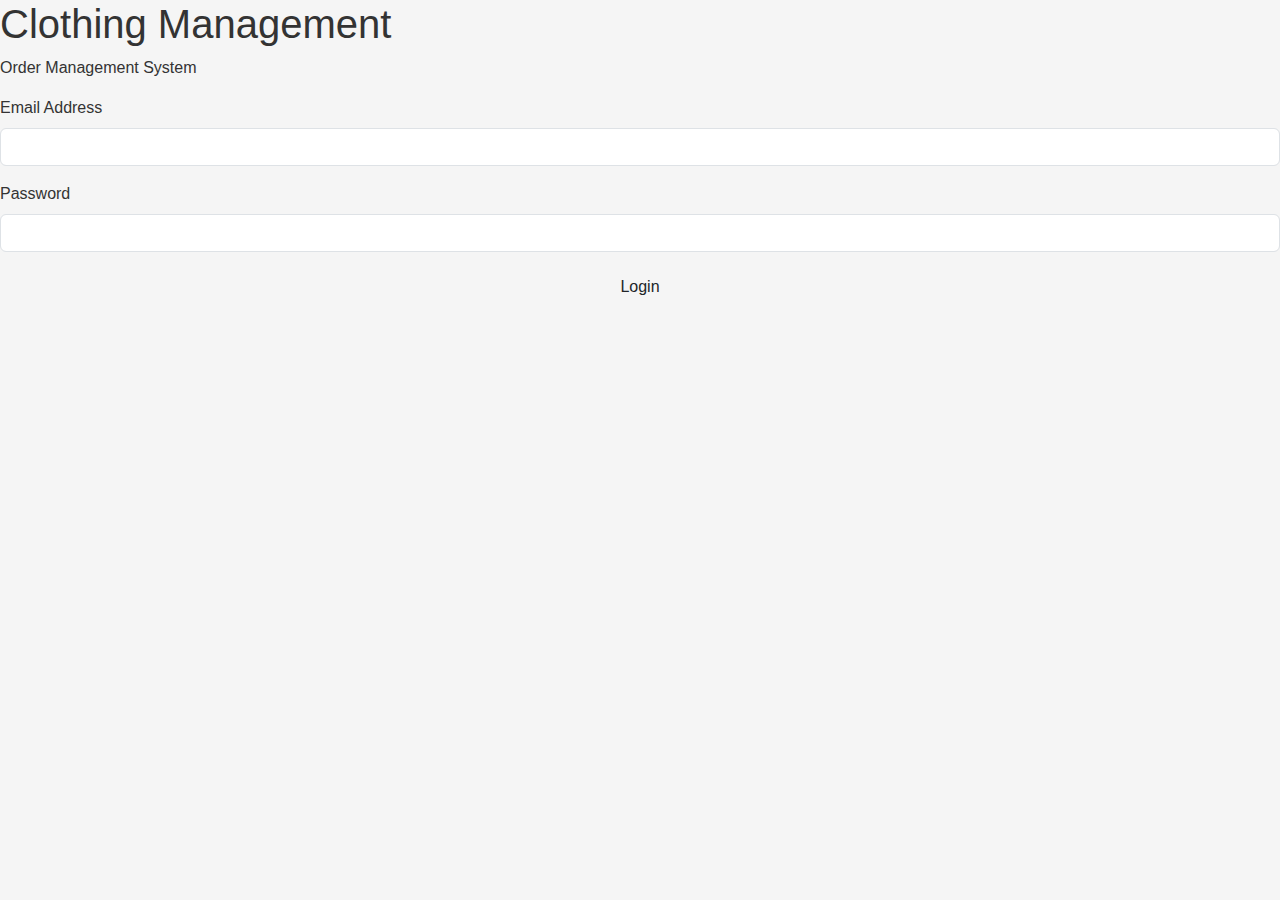
<file: index.html>
<!DOCTYPE html>
<html lang="en">
<head>
    <meta charset="UTF-8">
    <meta name="viewport" content="width=device-width, initial-scale=1.0">
    <title>Clothing Management System - Login</title>
    <link href="https://cdn.jsdelivr.net/npm/bootstrap@5.3.0/dist/css/bootstrap.min.css" rel="stylesheet">
    <link rel="stylesheet" href="CSS/style.css">
</head>
<body>
    <div class="login-container">
        <div class="login-box">
            <h1 class="login-title">Clothing Management</h1>
            <p class="login-subtitle">Order Management System</p>
            
            <form id="loginForm" method="POST" action="PROCESS/login.php">
                <div class="mb-3">
                    <label for="email" class="form-label">Email Address</label>
                    <input type="email" class="form-control" id="email" name="email" required>
                </div>

                <div class="mb-3">
                    <label for="password" class="form-label">Password</label>
                    <input type="password" class="form-control" id="password" name="password" required>
                </div>

                <button type="submit" class="btn btn-login w-100">Login</button>
            </form>

            <div id="errorMessage" class="alert alert-danger d-none mt-3" role="alert"></div>
        </div>
    </div>

    <script src="https://cdn.jsdelivr.net/npm/bootstrap@5.3.0/dist/js/bootstrap.bundle.min.js"></script>
    <script src="JS/login.js"></script>
</body>
</html>
</file>
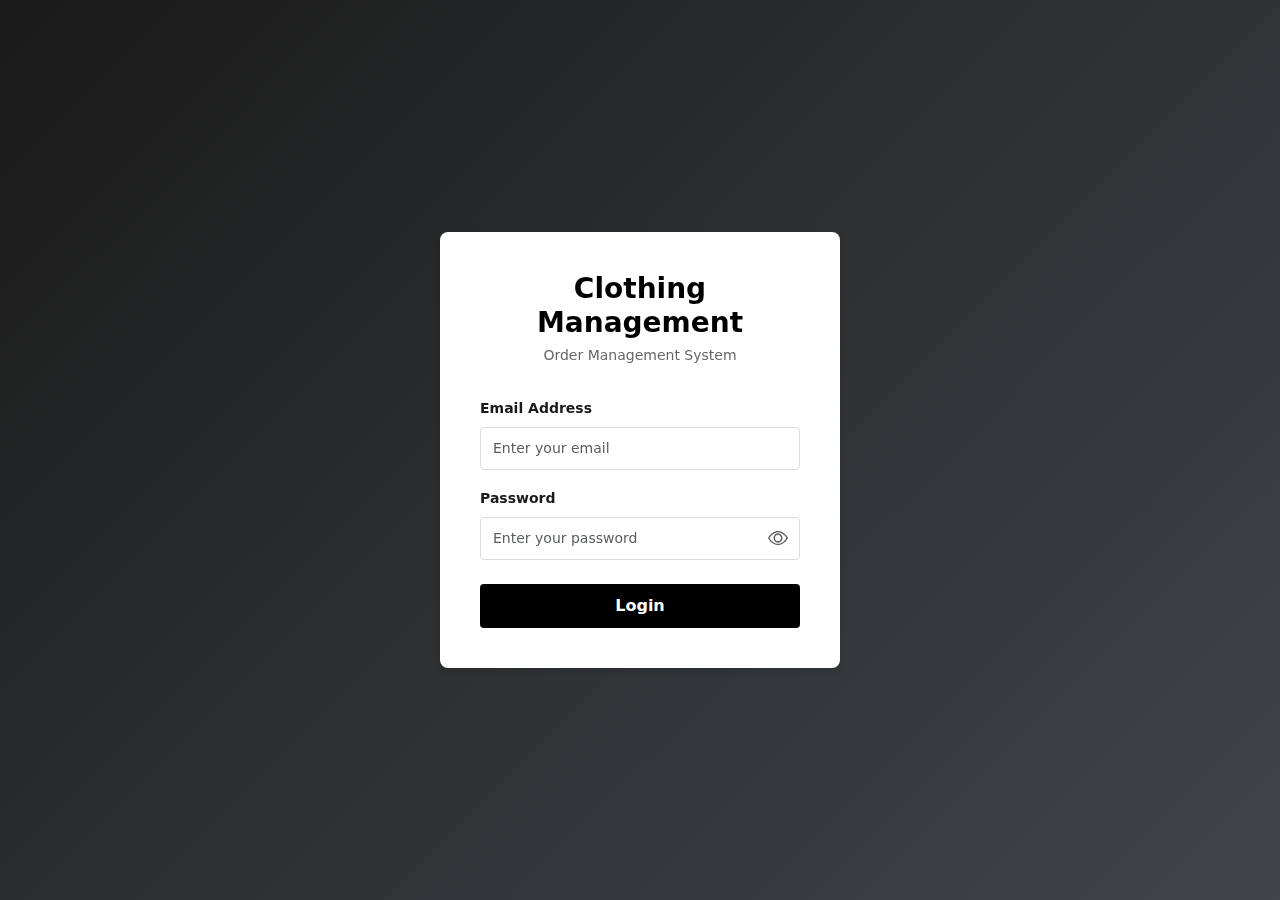
<file: login.html>
<!DOCTYPE html>
<html lang="en">
<head>
    <meta charset="UTF-8">
    <meta name="viewport" content="width=device-width, initial-scale=1.0">
    <title>Clothing Management System - Login</title>
    <link href="https://cdn.jsdelivr.net/npm/bootstrap@5.3.0/dist/css/bootstrap.min.css" rel="stylesheet">
    <link href="https://cdn.jsdelivr.net/npm/bootstrap-icons/font/bootstrap-icons.css" rel="stylesheet">
    <link rel="stylesheet" href="CSS/login-toast.css">
    <link rel="stylesheet" href="CSS/login.css">
</head>
<body>
    <div class="login-container">
        <div class="login-box">
            <div class="text-center mb-4">
                <h1 class="h1">Clothing Management</h1>
                <p class="login-subtitle">Order Management System</p>
            </div>
            
            <form id="loginForm" method="POST">
                <div class="mb-3">
                    <label for="email" class="form-label">Email Address</label>
                    <input type="email" class="form-control" id="email" name="email" required 
                           placeholder="Enter your email">
                </div>

                <div class="mb-4 position-relative">
                    <label for="password" class="form-label">Password</label>
                
                    <input 
                        type="password" 
                        class="form-control pe-5" 
                        id="password" 
                        name="password" 
                        required
                        placeholder="Enter your password"
                    >
                
                    <i 
                        class="bi bi-eye toggle-password"
                        id="togglePassword"
                    ></i>
                </div>

                <button type="submit" class="btn-login">Login</button>
            </form>
        </div>
    </div>

    <script src="https://cdn.jsdelivr.net/npm/bootstrap@5.3.0/dist/js/bootstrap.bundle.min.js"></script>
    <script src="JS/toast.js"></script>
    <script src="JS/login.js"></script>
    <script src="JS/viewPassword.js"></script>
</body>
</html>
</file>
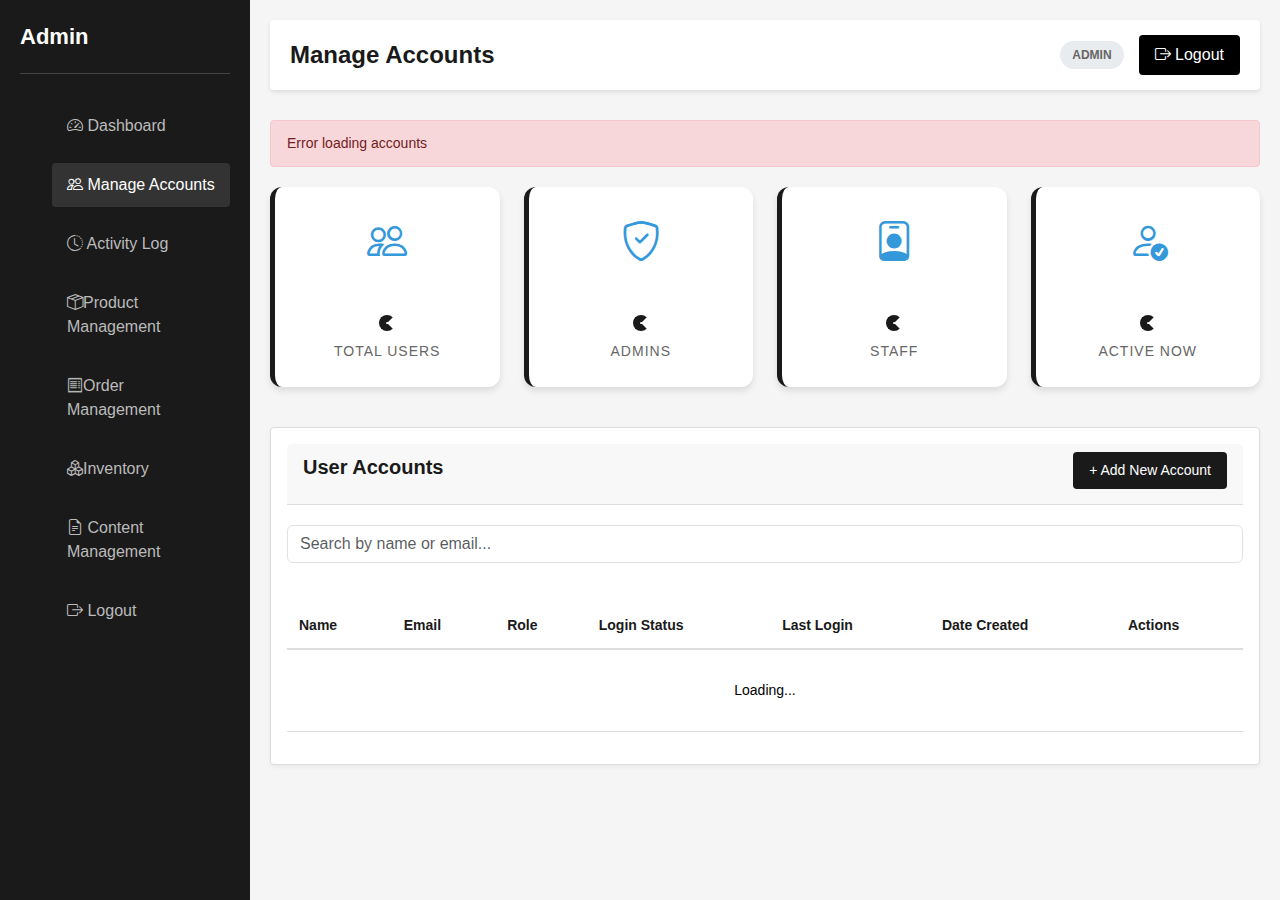
<file: Admin/accounts.html>
<!DOCTYPE html>
<html lang="en">
<head>
    <meta charset="UTF-8">
    <meta name="viewport" content="width=device-width, initial-scale=1.0">
    <title>Manage Accounts - Clothing Management System</title>
    <link href="https://cdn.jsdelivr.net/npm/bootstrap@5.3.0/dist/css/bootstrap.min.css" rel="stylesheet">
    <link rel="stylesheet" href="https://cdn.jsdelivr.net/npm/bootstrap-icons@1.10.0/font/bootstrap-icons.css">
    <link rel="stylesheet" href="../CSS/style.css">
    <link rel="stylesheet" href="../CSS/accounts.css">
</head>
<body>
    <div class="sidebar">
        <div class="sidebar-logo">Admin</div>
        <ul class="sidebar-menu">
            <li><a href="dashboard.php"><i class="bi bi-speedometer2"></i> Dashboard</a></li>
            <li><a href="accounts.html" class="active"><i class="bi bi-people"></i> Manage Accounts</a></li>
            <li><a href="activityLog.html"><i class="bi bi-clock-history"></i> Activity Log</a></li>
            <li><a href="products.html"><i class="bi bi-box-seam"></i>Product Management</a></li>
            <li><a href="orders.php"><i class="bi bi-receipt"></i>Order Management</a></li>
            <li><a href="inventory.php"><i class="bi bi-boxes"></i>Inventory</a></li>
            <li><a href="cms.php"><i class="bi bi-file-earmark-text"></i> Content Management</a></li>
            <li><a href="../PROCESS/logout.php"><i class="bi bi-box-arrow-right"></i> Logout</a></li>
        </ul>
    </div>

    <div class="main-content">
        <div class="topbar">
            <div class="topbar-title">Manage Accounts</div>
            <div class="user-info">
                <span class="user-role">ADMIN</span>
                <a href="../PROCESS/logout.php" class="btn-logout">
                    <i class="bi bi-box-arrow-right"></i> Logout
                </a>
            </div>
        </div>

        <div id="alertContainer"></div>
        <div class="row mb-4">
            <div class="col-md-3 mb-3">
                <div class="stat-box primary">
                    <div class="stat-icon"><i class="bi bi-people"></i></div>
                    <div class="stat-number" id="totalUsers">0</div>
                    <div class="stat-label">Total Users</div>
                </div>
            </div>
            <div class="col-md-3 mb-3">
                <div class="stat-box success">
                    <div class="stat-icon"><i class="bi bi-shield-check"></i></div>
                    <div class="stat-number" id="adminCount">0</div>
                    <div class="stat-label">Admins</div>
                </div>
            </div>
            <div class="col-md-3 mb-3">
                <div class="stat-box warning">
                    <div class="stat-icon"><i class="bi bi-person-badge"></i></div>
                    <div class="stat-number" id="staffCount">0</div>
                    <div class="stat-label">Staff</div>
                </div>
            </div>
            <div class="col-md-3 mb-3">
                <div class="stat-box danger">
                    <div class="stat-icon"><i class="bi bi-person-check"></i></div>
                    <div class="stat-number" id="activeCount">0</div>
                    <div class="stat-label">Active Now</div>
                </div>
            </div>
        </div>

        <div class="card">
            <div class="card-header">
                <h2 class="card-title">User Accounts</h2>
                <button class="btn-primary" id="btnAddAccount">+ Add New Account</button>
            </div>

            <div style="margin-bottom: 20px;">
                <input type="text" id="searchInput" class="form-control" placeholder="Search by name or email...">
            </div>

            <table class="table">
                <thead>
                    <tr>
                        <th>Name</th>
                        <th>Email</th>
                        <th>Role</th>
                        <th>Login Status</th>
                        <th>Last Login</th>
                        <th>Date Created</th>
                        <th>Actions</th>
                    </tr>
                </thead>
                <tbody id="accountsTable">
                    <tr>
                        <td colspan="7" style="text-align: center; padding: 30px;">Loading...</td>
                    </tr>
                </tbody>
            </table>
        </div>
    </div>

    <!-- Add/Edit Modal -->
    <div class="modal-overlay" id="accountModal">
        <div class="modal-box">
            <div class="modal-header">
                <h3 id="modalTitle">Add New Account</h3>
                <button class="modal-close" id="closeModal">&times;</button>
            </div>

            <form id="accountForm">
                <input type="hidden" id="accountId" value="">

                <div class="mb-3">
                    <label for="firstName" class="form-label">First Name</label>
                    <input type="text" class="form-control" id="firstName" required>
                </div>

                <div class="mb-3">
                    <label for="lastName" class="form-label">Last Name</label>
                    <input type="text" class="form-control" id="lastName" required>
                </div>

                <div class="mb-3">
                    <label for="email" class="form-label">Email</label>
                    <input type="email" class="form-control" id="email" required>
                </div>

                <div class="mb-3">
                    <label for="password" class="form-label">Password</label>
                    <input type="password" class="form-control" id="password" placeholder="Leave blank to keep current password">
                </div>

                <div class="mb-3">
                    <label for="role" class="form-label">Role</label>
                    <select class="form-control" id="role" required>
                        <option value="">Select Role</option>
                        <option value="admin">Admin</option>
                        <option value="staff">Staff</option>
                    </select>
                </div>

                <div style="display: flex; gap: 10px; justify-content: flex-end;">
                    <button type="button" class="btn-secondary" id="cancelBtn">Cancel</button>
                    <button type="submit" class="btn-primary">Save Account</button>
                </div>
            </form>
        </div>
    </div>

    <script src="https://cdn.jsdelivr.net/npm/bootstrap@5.3.0/dist/js/bootstrap.bundle.min.js"></script>
    <script src="../JS/accounts.js"></script>
    <script src="../JS/accounts-stats.js"></script>
</body>
</html>
</file>
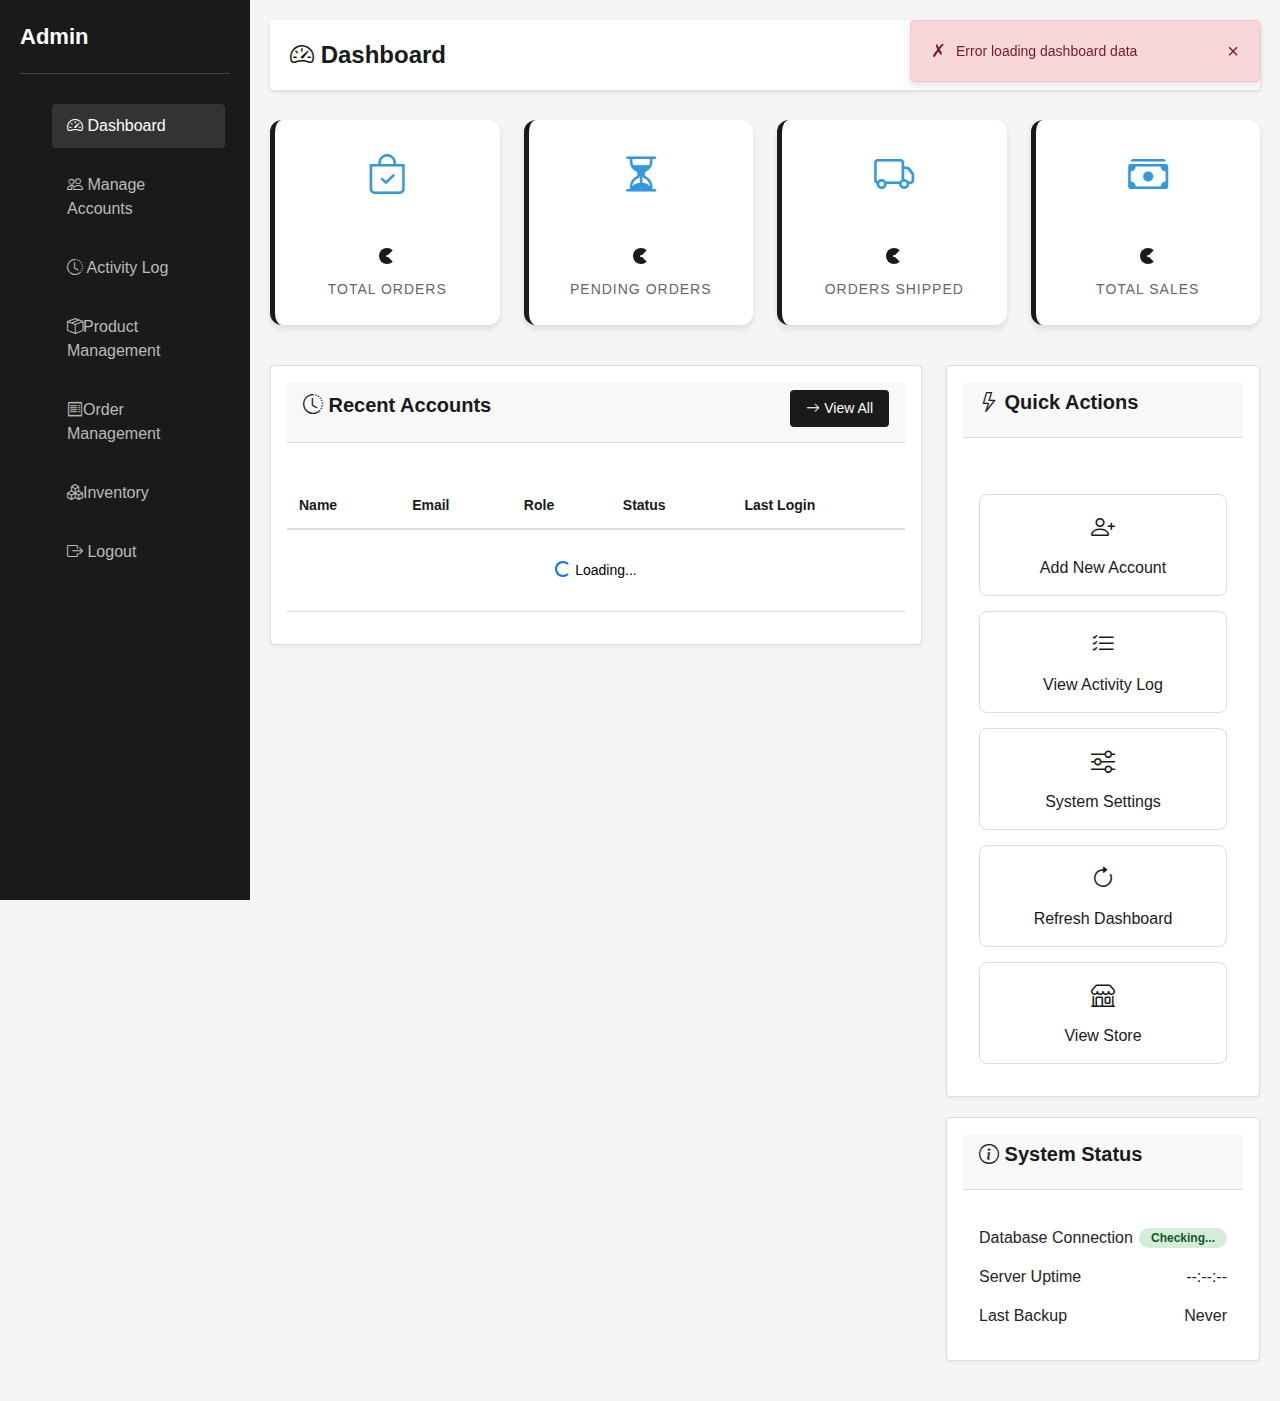
<file: Admin/dashboard.html>
<!DOCTYPE html>
<html lang="en">
<head>
    <meta charset="UTF-8">
    <meta name="viewport" content="width=device-width, initial-scale=1.0">
    <title>Admin Dashboard - Clothing Management System</title>
    <link href="https://cdn.jsdelivr.net/npm/bootstrap@5.3.0/dist/css/bootstrap.min.css" rel="stylesheet">
    <link rel="stylesheet" href="https://cdn.jsdelivr.net/npm/bootstrap-icons@1.10.0/font/bootstrap-icons.css">
    <link rel="stylesheet" href="../CSS/style.css">
    <link rel="stylesheet" href="../CSS/dashboard.css">
</head>
<body>
    <div class="sidebar">
        <div class="sidebar-logo">
            <div style="display: flex; align-items: center; gap: 10px;">
                <span>Admin</span>
            </div>
        </div>
        <ul class="sidebar-menu sidebar-scroll">
            <li><a href="dashboard.html" class="active"><i class="bi bi-speedometer2"></i> Dashboard</a></li>
            <li><a href="accounts.html"><i class="bi bi-people"></i> Manage Accounts</a></li>
            <li><a href="activity.html"><i class="bi bi-clock-history"></i> Activity Log</a></li>
            <li><a href="products.html"><i class="bi bi-box-seam"></i>Product Management</a></li>
            <li><a href="orders.php"><i class="bi bi-receipt"></i>Order Management</a></li>
            <li><a href="inventory.php"><i class="bi bi-boxes"></i>Inventory</a></li>
            <li><a href="../PROCESS/logout.php"><i class="bi bi-box-arrow-right"></i> Logout</a></li>
        </ul>
        
        
    </div>

    <div class="main-content">
        <div class="topbar">
            <div class="topbar-title">
                <i class="bi bi-speedometer2"></i> Dashboard
            </div>
            <div class="user-info">
                <span class="user-role">ADMIN</span>
                <a href="../PROCESS/logout.php" class="btn-logout">
                    <i class="bi bi-box-arrow-right"></i> Logout
                </a>
            </div>
        </div>

        <div class="row mb-4">
            <div class="col-md-3 mb-3">
                <div class="stat-box primary">
                    <div class="stat-icon"><i class="bi-bag-check"></i></div>
                    <div class="stat-number" id="totalUsers">0</div>
                    <div class="stat-label">Total Orders</div>
                </div>
            </div>
            <div class="col-md-3 mb-3">
                <div class="stat-box success">
                    <div class="stat-icon"><i class="bi bi-hourglass-split"></i></div>
                    <div class="stat-number" id="adminCount">0</div>
                    <div class="stat-label">Pending Orders</div>
                </div>
            </div>
            <div class="col-md-3 mb-3">
                <div class="stat-box warning">
                    <div class="stat-icon"><i class="bi bi-truck"></i></div>
                    <div class="stat-number" id="staffCount">0</div>
                    <div class="stat-label">Orders Shipped</div>
                </div>
            </div>
            <div class="col-md-3 mb-3">
                <div class="stat-box danger">
                    <div class="stat-icon"><i class="bi bi-cash-stack"></i></div>
                    <div class="stat-number" id="activeCount">0</div>
                    <div class="stat-label">Total Sales</div>
                </div>
            </div>
        </div>

        <div class="row">
            <div class="col-md-8">
                <div class="card">
                    <div class="card-header">
                        <h2 class="card-title"><i class="bi bi-clock-history"></i> Recent Accounts</h2>
                        <a href="accounts.html" class="btn-primary">
                            <i class="bi bi-arrow-right"></i> View All
                        </a>
                    </div>
                    <div class="recent-activity">
                        <table class="table">
                            <thead>
                                <tr>
                                    <th>Name</th>
                                    <th>Email</th>
                                    <th>Role</th>
                                    <th>Status</th>
                                    <th>Last Login</th>
                                </tr>
                            </thead>
                            <tbody id="recentAccounts">
                                <tr>
                                    <td colspan="5" style="text-align: center; padding: 30px;">
                                        <div class="spinner-border spinner-border-sm text-primary" role="status"></div>
                                        Loading...
                                    </td>
                                </tr>
                            </tbody>
                        </table>
                    </div>
                </div>
            </div>
            
            <div class="col-md-4">
                <div class="card">
                    <div class="card-header">
                        <h2 class="card-title"><i class="bi bi-lightning"></i> Quick Actions</h2>
                    </div>
                    <div class="card-body">
                        <div class="quick-actions">
                            <a href="accounts.html" class="quick-action-btn">
                                <span class="quick-action-icon"><i class="bi bi-person-plus"></i></span>
                                Add New Account
                            </a>
                            <a href="activity.html" class="quick-action-btn">
                                <span class="quick-action-icon"><i class="bi bi-list-check"></i></span>
                                View Activity Log
                            </a>
                            <a href="settings.html" class="quick-action-btn">
                                <span class="quick-action-icon"><i class="bi bi-sliders"></i></span>
                                System Settings
                            </a>
                            <a href="#" class="quick-action-btn" onclick="refreshDashboard()">
                                <span class="quick-action-icon"><i class="bi bi-arrow-clockwise"></i></span>
                                Refresh Dashboard
                            </a>
                            <a href="../store.html" class="quick-action-btn" target="_blank">
                                <span class="quick-action-icon"><i class="bi bi-shop"></i></span>
                                View Store
                            </a>
                        </div>
                    </div>
                </div>
                
                <div class="card mt-3">
                    <div class="card-header">
                        <h2 class="card-title"><i class="bi bi-info-circle"></i> System Status</h2>
                    </div>
                    <div class="card-body">
                        <div style="display: flex; align-items: center; justify-content: space-between; margin-bottom: 15px;">
                            <span>Database Connection</span>
                            <span class="badge badge-active" id="dbStatus">Checking...</span>
                        </div>
                        <div style="display: flex; align-items: center; justify-content: space-between; margin-bottom: 15px;">
                            <span>Server Uptime</span>
                            <span id="uptime">--:--:--</span>
                        </div>
                        <div style="display: flex; align-items: center; justify-content: space-between;">
                            <span>Last Backup</span>
                            <span id="lastBackup">Never</span>
                        </div>
                    </div>
                </div>
            </div>
        </div>
    </div>

    <!-- Toast Container -->
    <div id="toast-container" style="position: fixed; top: 20px; right: 20px; z-index: 9999;"></div>

    <script src="https://cdn.jsdelivr.net/npm/bootstrap@5.3.0/dist/js/bootstrap.bundle.min.js"></script>
    <script src="../JS/toast.js"></script>
    <script src="../JS/dashboard.js"></script>
</body>
</html>
</file>
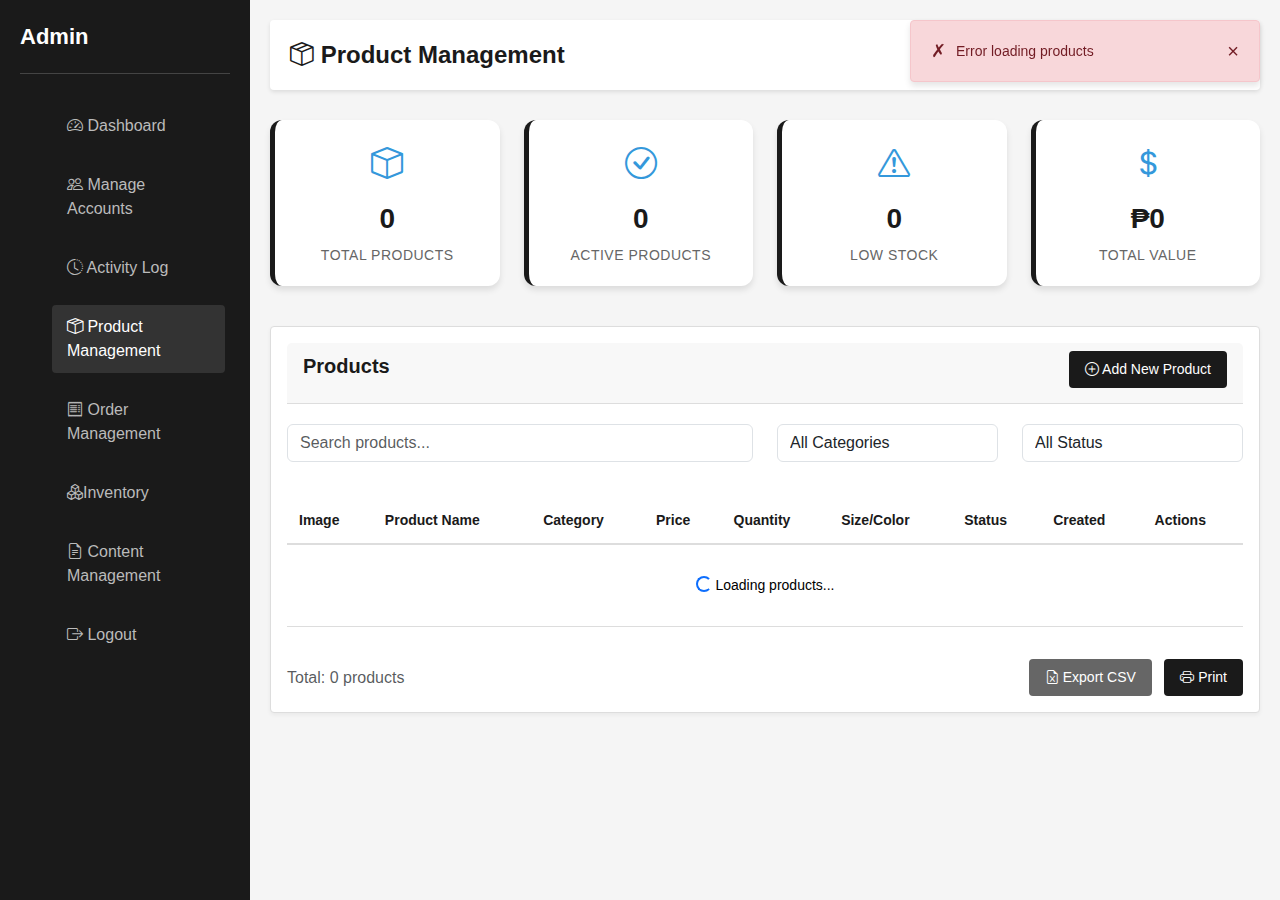
<file: Admin/products.html>
<!DOCTYPE html>
<html lang="en">
<head>
    <meta charset="UTF-8">
    <meta name="viewport" content="width=device-width, initial-scale=1.0">
    <title>Product Management - Clothing Management System</title>
    <link href="https://cdn.jsdelivr.net/npm/bootstrap@5.3.0/dist/css/bootstrap.min.css" rel="stylesheet">
    <link rel="stylesheet" href="https://cdn.jsdelivr.net/npm/bootstrap-icons@1.10.0/font/bootstrap-icons.css">
    <link rel="stylesheet" href="../CSS/style.css">
    <link rel="stylesheet" href="../CSS/products.css">
</head>
<body>
    <div class="sidebar">
        <div class="sidebar-logo">
            <div style="display: flex; align-items: center; gap: 10px;">
                <span>Admin</span>
            </div>
        </div>
        <ul class="sidebar-menu sidebar-scroll">
            <li><a href="dashboard.php"><i class="bi bi-speedometer2"></i> Dashboard</a></li>
            <li><a href="accounts.html"><i class="bi bi-people"></i> Manage Accounts</a></li>
            <li><a href="activitylog.html"><i class="bi bi-clock-history"></i> Activity Log</a></li>
            <li><a href="products.html" class="active"><i class="bi bi-box-seam"></i> Product Management</a></li>
            <li><a href="orders.php"><i class="bi bi-receipt"></i> Order Management</a></li>
            <li><a href="inventory.php"><i class="bi bi-boxes"></i>Inventory</a></li>
            <li><a href="cms.php"><i class="bi bi-file-earmark-text"></i> Content Management</a></li>
            <li><a href="../PROCESS/logout.php"><i class="bi bi-box-arrow-right"></i> Logout</a></li>
        </ul>
    </div>

    <div class="main-content">
        <div class="topbar">
            <div class="topbar-title">
                <i class="bi bi-box-seam"></i> Product Management
            </div>
            <div class="user-info">
                <span class="user-role">ADMIN</span>
                <a href="../PROCESS/logout.php" class="btn-logout">
                    <i class="bi bi-box-arrow-right"></i> Logout
                </a>
            </div>
        </div>

        <!-- Stats Cards -->
        <div class="row mb-4">
            <div class="col-md-3 mb-3">
                <div class="stat-box primary">
                    <div class="stat-icon"><i class="bi bi-box"></i></div>
                    <div class="stat-number" id="totalProducts">0</div>
                    <div class="stat-label">Total Products</div>
                </div>
            </div>
            <div class="col-md-3 mb-3">
                <div class="stat-box success">
                    <div class="stat-icon"><i class="bi bi-check-circle"></i></div>
                    <div class="stat-number" id="activeProducts">0</div>
                    <div class="stat-label">Active Products</div>
                </div>
            </div>
            <div class="col-md-3 mb-3">
                <div class="stat-box warning">
                    <div class="stat-icon"><i class="bi bi-exclamation-triangle"></i></div>
                    <div class="stat-number" id="lowStock">0</div>
                    <div class="stat-label">Low Stock</div>
                </div>
            </div>
            <div class="col-md-3 mb-3">
                <div class="stat-box info">
                    <div class="stat-icon"><i class="bi bi-currency-dollar"></i></div>
                    <div class="stat-number" id="totalValue">₱0</div>
                    <div class="stat-label">Total Value</div>
                </div>
            </div>
        </div>

        <div class="card">
            <div class="card-header">
                <h2 class="card-title">Products</h2>
                <button class="btn-primary" id="btnAddProduct">
                    <i class="bi bi-plus-circle"></i> Add New Product
                </button>
            </div>

            <div class="mb-3">
                <div class="row">
                    <div class="col-md-6">
                        <input type="text" id="searchInput" class="form-control" placeholder="Search products...">
                    </div>
                    <div class="col-md-3">
                        <select id="categoryFilter" class="form-control">
                            <option value="">All Categories</option>
                            <option value="T-Shirts">T-Shirts</option>
                            <option value="Shirts">Shirts</option>
                            <option value="Pants">Pants</option>
                            <option value="Jeans">Jeans</option>
                            <option value="Dresses">Dresses</option>
                            <option value="Skirts">Skirts</option>
                            <option value="Jackets">Jackets</option>
                            <option value="Shoes">Shoes</option>
                            <option value="Accessories">Accessories</option>
                        </select>
                    </div>
                    <div class="col-md-3">
                        <select id="statusFilter" class="form-control">
                            <option value="">All Status</option>
                            <option value="active">Active</option>
                            <option value="inactive">Inactive</option>
                        </select>
                    </div>
                </div>
            </div>

            <div class="table-responsive">
                <table class="table">
                    <thead>
                        <tr>
                            <th>Image</th>
                            <th>Product Name</th>
                            <th>Category</th>
                            <th>Price</th>
                            <th>Quantity</th>
                            <th>Size/Color</th>
                            <th>Status</th>
                            <th>Created</th>
                            <th>Actions</th>
                        </tr>
                    </thead>
                    <tbody id="productsTable">
                        <tr>
                            <td colspan="9" style="text-align: center; padding: 30px;">
                                <div class="spinner-border spinner-border-sm text-primary" role="status"></div>
                                Loading products...
                            </td>
                        </tr>
                    </tbody>
                </table>
            </div>

            <div class="d-flex justify-content-between align-items-center mt-3">
                <div class="text-muted" id="productCount">Showing 0 products</div>
                <div>
                    <button class="btn-secondary btn-sm" id="btnExportCSV">
                        <i class="bi bi-file-earmark-excel"></i> Export CSV
                    </button>
                    <button class="btn-primary btn-sm ms-2" id="btnPrint">
                        <i class="bi bi-printer"></i> Print
                    </button>
                </div>
            </div>
        </div>
    </div>

    <!-- Add/Edit Product Modal -->
    <div class="modal-overlay" id="productModal">
        <div class="modal-box wide-modal">
            <div class="modal-header">
                <h3 id="modalTitle">Add New Product</h3>
                <button class="modal-close" id="closeModal">&times;</button>
            </div>

            <form id="productForm">
                <input type="hidden" id="productId" value="">

                <div class="row">
                    <div class="col-md-6 mb-3">
                        <label for="productName" class="form-label">Product Name *</label>
                        <input type="text" class="form-control" id="productName" required>
                    </div>

                    <div class="col-md-6 mb-3">
                        <label for="category" class="form-label">Category *</label>
                        <select class="form-control" id="category" required>
                            <option value="">Select Category</option>
                            <option value="T-Shirts">T-Shirts</option>
                            <option value="Shirts">Shirts</option>
                            <option value="Pants">Pants</option>
                            <option value="Jeans">Jeans</option>
                            <option value="Dresses">Dresses</option>
                            <option value="Skirts">Skirts</option>
                            <option value="Jackets">Jackets</option>
                            <option value="Shoes">Shoes</option>
                            <option value="Accessories">Accessories</option>
                            <option value="Other">Other</option>
                        </select>
                    </div>
                </div>

                <div class="mb-3">
                    <label for="description" class="form-label">Description</label>
                    <textarea class="form-control" id="description" rows="3" placeholder="Product description..."></textarea>
                </div>

                <div class="row">
                    <div class="col-md-4 mb-3">
                        <label for="price" class="form-label">Price (₱) *</label>
                        <input type="number" class="form-control" id="price" step="0.01" min="0" required>
                    </div>

                    <div class="col-md-4 mb-3">
                        <label for="quantity" class="form-label">Quantity *</label>
                        <input type="number" class="form-control" id="quantity" min="0" required>
                    </div>

                    <div class="col-md-4 mb-3">
                        <label for="status" class="form-label">Status *</label>
                        <select class="form-control" id="status" required>
                            <option value="active">Active</option>
                            <option value="inactive">Inactive</option>
                        </select>
                    </div>
                </div>

                <div class="row">
                    <div class="col-md-6 mb-3">
                        <label for="size" class="form-label">Size</label>
                        <select class="form-control" id="size">
                            <option value="">Select Size</option>
                            <option value="XS">XS</option>
                            <option value="S">S</option>
                            <option value="M">M</option>
                            <option value="L">L</option>
                            <option value="XL">XL</option>
                            <option value="XXL">XXL</option>
                            <option value="Free Size">Free Size</option>
                        </select>
                    </div>

                    <div class="col-md-6 mb-3">
                        <label for="color" class="form-label">Color</label>
                        <input type="text" class="form-control" id="color" placeholder="e.g., Red, Blue, Black">
                    </div>
                </div>

                <div class="mb-3">
                    <label for="productImage" class="form-label">Product Image</label>
                    <input type="file" class="form-control" id="productImage" accept="image/*">
                    <small class="text-muted">Max file size: 5MB. Allowed: JPG, PNG, GIF, WebP</small>
                    <div class="mt-2" id="imagePreview"></div>
                    <input type="hidden" id="currentImage" value="">
                </div>

                <div style="display: flex; gap: 10px; justify-content: flex-end; margin-top: 20px;">
                    <button type="button" class="btn-secondary" id="cancelBtn">Cancel</button>
                    <button type="submit" class="btn-primary">Save Product</button>
                </div>
            </form>
        </div>
    </div>

    <!-- Toast Container -->
    <div id="toast-container" style="position: fixed; top: 20px; right: 20px; z-index: 9999;"></div>

    <script src="https://cdn.jsdelivr.net/npm/bootstrap@5.3.0/dist/js/bootstrap.bundle.min.js"></script>
    <script src="../JS/toast.js"></script>
    <script src="../JS/products.js"></script>
</body>
</html>
</file>
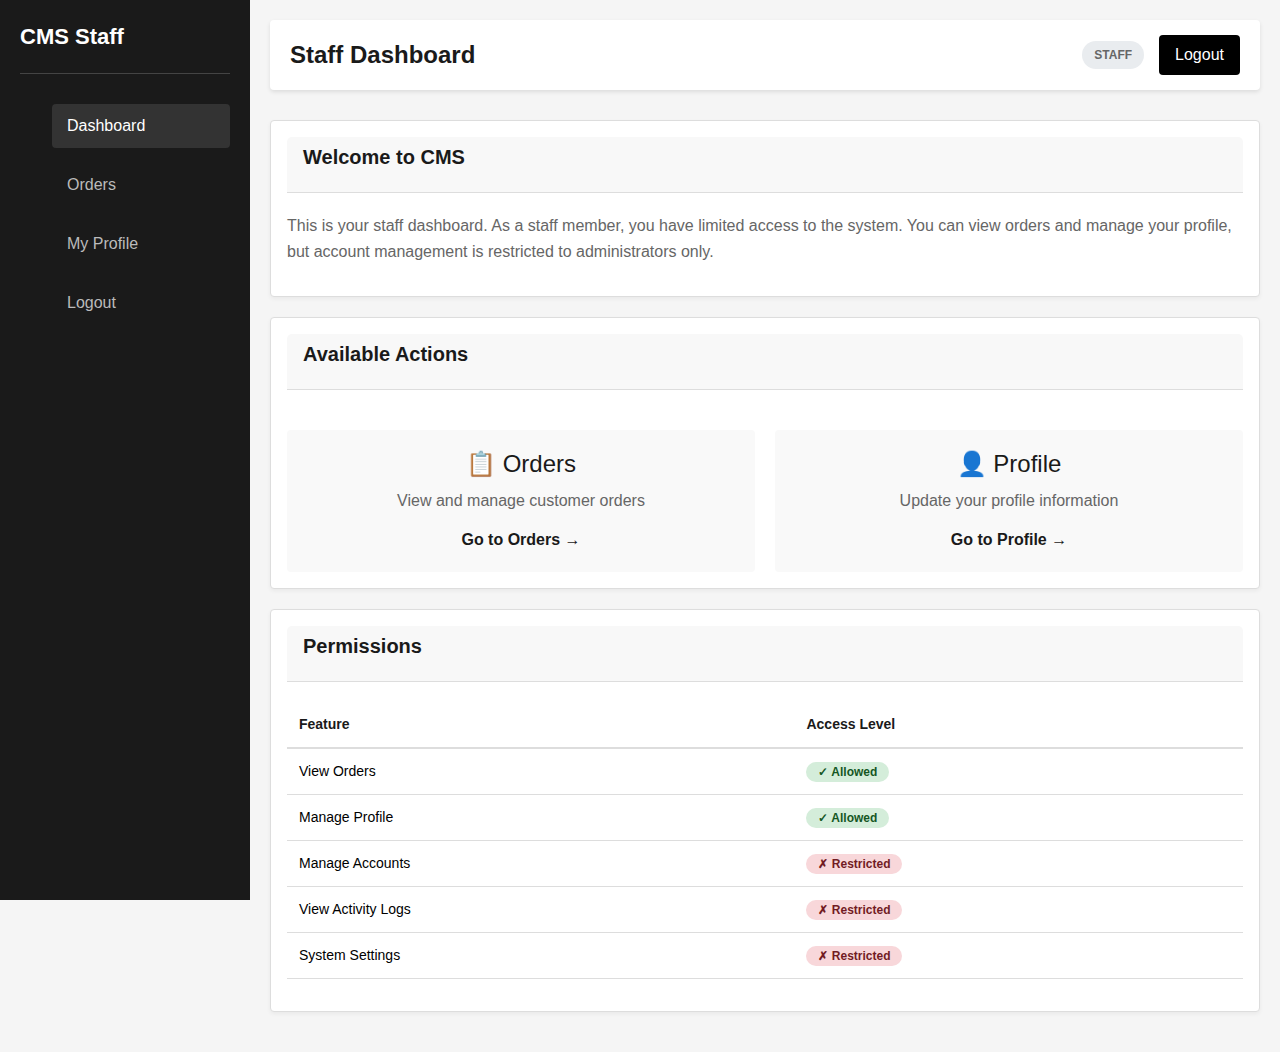
<file: staff/dashboard.html>
<!DOCTYPE html>
<html lang="en">
<head>
    <meta charset="UTF-8">
    <meta name="viewport" content="width=device-width, initial-scale=1.0">
    <title>Staff Dashboard - Clothing Management System</title>
    <link href="https://cdn.jsdelivr.net/npm/bootstrap@5.3.0/dist/css/bootstrap.min.css" rel="stylesheet">
    <link rel="stylesheet" href="../CSS/style.css">
</head>
<body>
    <div class="sidebar">
        <div class="sidebar-logo">CMS Staff</div>
        <ul class="sidebar-menu">
            <li><a href="dashboard.html" class="active">Dashboard</a></li>
            <li><a href="orders.html">Orders</a></li>
            <li><a href="profile.html">My Profile</a></li>
            <li><a href="../PROCESS/logout.php">Logout</a></li>
        </ul>
    </div>

    <div class="main-content">
        <div class="topbar">
            <div class="topbar-title">Staff Dashboard</div>
            <div class="user-info">
                <span class="user-role">STAFF</span>
                <a href="../PROCESS/logout.php" class="btn-logout">Logout</a>
            </div>
        </div>

        <div class="card">
            <div class="card-header">
                <h2 class="card-title">Welcome to CMS</h2>
            </div>
            <p style="font-size: 16px; color: #666; line-height: 1.6;">
                This is your staff dashboard. As a staff member, you have limited access to the system. 
                You can view orders and manage your profile, but account management is restricted to administrators only.
            </p>
        </div>

        <div class="card">
            <div class="card-header">
                <h2 class="card-title">Available Actions</h2>
            </div>
            <div style="display: grid; grid-template-columns: repeat(auto-fit, minmax(250px, 1fr)); gap: 20px; margin-top: 20px;">
                <div style="background: #f9f9f9; padding: 20px; border-radius: 4px; text-align: center;">
                    <h4 style="color: #1a1a1a; margin-bottom: 10px;">📋 Orders</h4>
                    <p style="color: #666; margin-bottom: 15px;">View and manage customer orders</p>
                    <a href="orders.html" style="color: #1a1a1a; text-decoration: none; font-weight: 600;">Go to Orders →</a>
                </div>
                <div style="background: #f9f9f9; padding: 20px; border-radius: 4px; text-align: center;">
                    <h4 style="color: #1a1a1a; margin-bottom: 10px;">👤 Profile</h4>
                    <p style="color: #666; margin-bottom: 15px;">Update your profile information</p>
                    <a href="profile.html" style="color: #1a1a1a; text-decoration: none; font-weight: 600;">Go to Profile →</a>
                </div>
            </div>
        </div>

        <div class="card">
            <div class="card-header">
                <h2 class="card-title">Permissions</h2>
            </div>
            <table class="table" style="margin-top: 0;">
                <thead>
                    <tr>
                        <th>Feature</th>
                        <th>Access Level</th>
                    </tr>
                </thead>
                <tbody>
                    <tr>
                        <td>View Orders</td>
                        <td><span class="badge badge-active">✓ Allowed</span></td>
                    </tr>
                    <tr>
                        <td>Manage Profile</td>
                        <td><span class="badge badge-active">✓ Allowed</span></td>
                    </tr>
                    <tr>
                        <td>Manage Accounts</td>
                        <td><span class="badge badge-inactive">✗ Restricted</span></td>
                    </tr>
                    <tr>
                        <td>View Activity Logs</td>
                        <td><span class="badge badge-inactive">✗ Restricted</span></td>
                    </tr>
                    <tr>
                        <td>System Settings</td>
                        <td><span class="badge badge-inactive">✗ Restricted</span></td>
                    </tr>
                </tbody>
            </table>
        </div>
    </div>

    <script src="https://cdn.jsdelivr.net/npm/bootstrap@5.3.0/dist/js/bootstrap.bundle.min.js"></script>
</body>
</html>
</file>
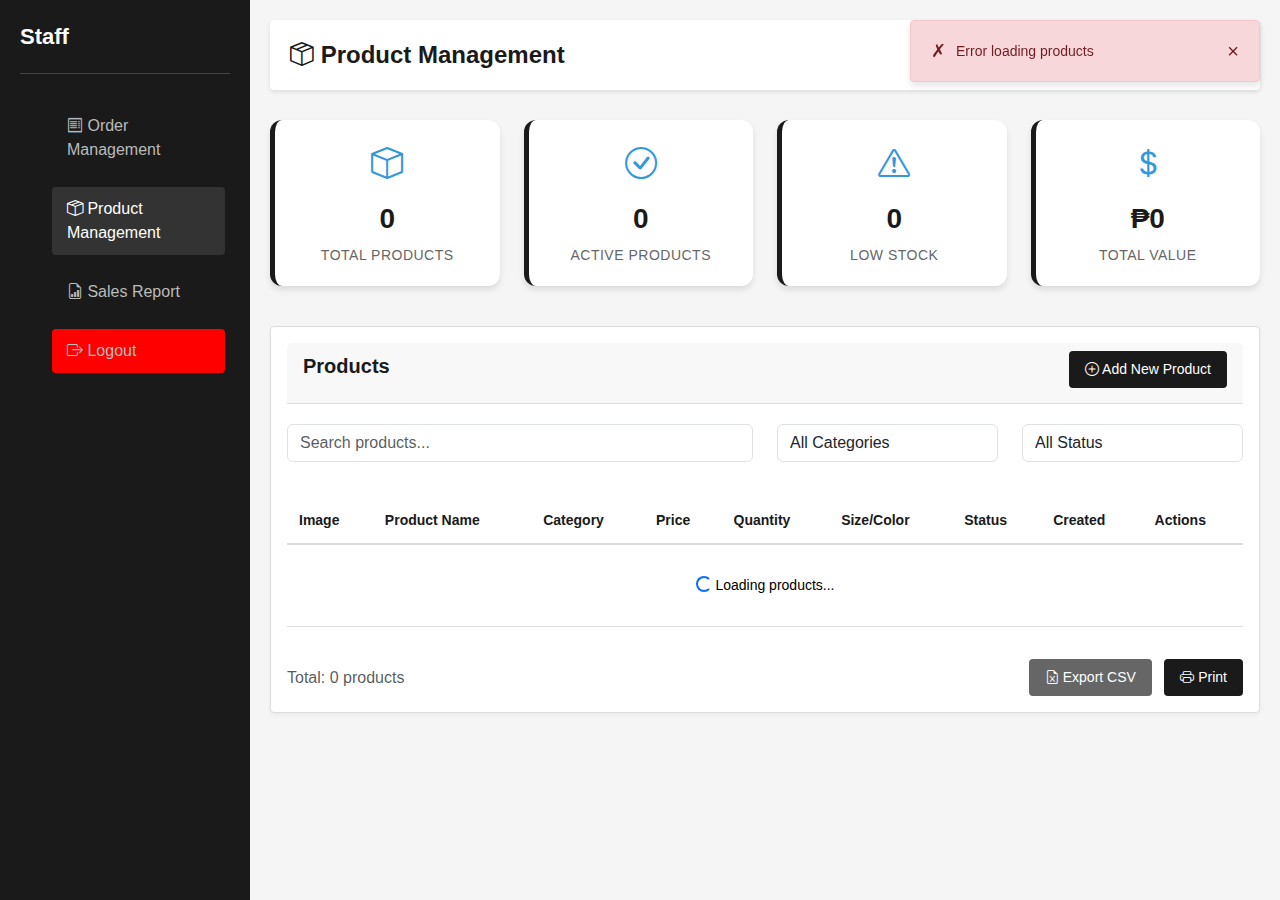
<file: staff/products.html>
<!DOCTYPE html>
<html lang="en">
<head>
    <meta charset="UTF-8">
    <meta name="viewport" content="width=device-width, initial-scale=1.0">
    <title>Product Management - Clothing Management System</title>
    <link href="https://cdn.jsdelivr.net/npm/bootstrap@5.3.0/dist/css/bootstrap.min.css" rel="stylesheet">
    <link rel="stylesheet" href="https://cdn.jsdelivr.net/npm/bootstrap-icons@1.10.0/font/bootstrap-icons.css">
    <link rel="stylesheet" href="../CSS/style.css">
    <link rel="stylesheet" href="../CSS/products.css">
</head>
<body>
    <div class="sidebar">
        <div class="sidebar-logo">
            <div style="display: flex; align-items: center; gap: 10px;">
                <span>Staff</span>
            </div>
        </div>
        <ul class="sidebar-menu sidebar-scroll">
            <li><a href="orders.php"><i class="bi bi-receipt"></i> Order Management</a></li>
             <li><a href="products.html" class="active"><i class="bi bi-box-seam"></i> Product Management</a></li>
            <li><a href="staff_report.php"><i class="bi bi-file-earmark-bar-graph"></i> Sales Report</a></li>
            <li><a href="../PROCESS/logout.php" style="background-color: red;"><i class="bi bi-box-arrow-right"></i> Logout</a></li>
        </ul>
    </div>

    <div class="main-content">
        <div class="topbar">
            <div class="topbar-title">
                <i class="bi bi-box-seam"></i> Product Management
            </div>
            <div class="user-info">
                <span class="user-role">Staff</span>
                <a href="../PROCESS/logout.php" class="btn-logout">
                    <i class="bi bi-box-arrow-right"></i> Logout
                </a>
            </div>
        </div>

        <!-- Stats Cards -->
        <div class="row mb-4">
            <div class="col-md-3 mb-3">
                <div class="stat-box primary">
                    <div class="stat-icon"><i class="bi bi-box"></i></div>
                    <div class="stat-number" id="totalProducts">0</div>
                    <div class="stat-label">Total Products</div>
                </div>
            </div>
            <div class="col-md-3 mb-3">
                <div class="stat-box success">
                    <div class="stat-icon"><i class="bi bi-check-circle"></i></div>
                    <div class="stat-number" id="activeProducts">0</div>
                    <div class="stat-label">Active Products</div>
                </div>
            </div>
            <div class="col-md-3 mb-3">
                <div class="stat-box warning">
                    <div class="stat-icon"><i class="bi bi-exclamation-triangle"></i></div>
                    <div class="stat-number" id="lowStock">0</div>
                    <div class="stat-label">Low Stock</div>
                </div>
            </div>
            <div class="col-md-3 mb-3">
                <div class="stat-box info">
                    <div class="stat-icon"><i class="bi bi-currency-dollar"></i></div>
                    <div class="stat-number" id="totalValue">₱0</div>
                    <div class="stat-label">Total Value</div>
                </div>
            </div>
        </div>

        <div class="card">
            <div class="card-header">
                <h2 class="card-title">Products</h2>
                <button class="btn-primary" id="btnAddProduct">
                    <i class="bi bi-plus-circle"></i> Add New Product
                </button>
            </div>

            <div class="mb-3">
                <div class="row">
                    <div class="col-md-6">
                        <input type="text" id="searchInput" class="form-control" placeholder="Search products...">
                    </div>
                    <div class="col-md-3">
                        <select id="categoryFilter" class="form-control">
                            <option value="">All Categories</option>
                            <option value="T-Shirts">T-Shirts</option>
                            <option value="Shirts">Shirts</option>
                            <option value="Pants">Pants</option>
                            <option value="Jeans">Jeans</option>
                            <option value="Dresses">Dresses</option>
                            <option value="Skirts">Skirts</option>
                            <option value="Jackets">Jackets</option>
                            <option value="Shoes">Shoes</option>
                            <option value="Accessories">Accessories</option>
                        </select>
                    </div>
                    <div class="col-md-3">
                        <select id="statusFilter" class="form-control">
                            <option value="">All Status</option>
                            <option value="active">Active</option>
                            <option value="inactive">Inactive</option>
                        </select>
                    </div>
                </div>
            </div>

            <div class="table-responsive">
                <table class="table">
                    <thead>
                        <tr>
                            <th>Image</th>
                            <th>Product Name</th>
                            <th>Category</th>
                            <th>Price</th>
                            <th>Quantity</th>
                            <th>Size/Color</th>
                            <th>Status</th>
                            <th>Created</th>
                            <th>Actions</th>
                        </tr>
                    </thead>
                    <tbody id="productsTable">
                        <tr>
                            <td colspan="9" style="text-align: center; padding: 30px;">
                                <div class="spinner-border spinner-border-sm text-primary" role="status"></div>
                                Loading products...
                            </td>
                        </tr>
                    </tbody>
                </table>
            </div>

            <div class="d-flex justify-content-between align-items-center mt-3">
                <div class="text-muted" id="productCount">Showing 0 products</div>
                <div>
                    <button class="btn-secondary btn-sm" id="btnExportCSV">
                        <i class="bi bi-file-earmark-excel"></i> Export CSV
                    </button>
                    <button class="btn-primary btn-sm ms-2" id="btnPrint">
                        <i class="bi bi-printer"></i> Print
                    </button>
                </div>
            </div>
        </div>
    </div>

    <!-- Add/Edit Product Modal -->
    <div class="modal-overlay" id="productModal">
        <div class="modal-box wide-modal">
            <div class="modal-header">
                <h3 id="modalTitle">Add New Product</h3>
                <button class="modal-close" id="closeModal">&times;</button>
            </div>

            <form id="productForm">
                <input type="hidden" id="productId" value="">

                <div class="row">
                    <div class="col-md-6 mb-3">
                        <label for="productName" class="form-label">Product Name *</label>
                        <input type="text" class="form-control" id="productName" required>
                    </div>

                    <div class="col-md-6 mb-3">
                        <label for="category" class="form-label">Category *</label>
                        <select class="form-control" id="category" required>
                            <option value="">Select Category</option>
                            <option value="T-Shirts">T-Shirts</option>
                            <option value="Shirts">Shirts</option>
                            <option value="Pants">Pants</option>
                            <option value="Jeans">Jeans</option>
                            <option value="Dresses">Dresses</option>
                            <option value="Skirts">Skirts</option>
                            <option value="Jackets">Jackets</option>
                            <option value="Shoes">Shoes</option>
                            <option value="Accessories">Accessories</option>
                            <option value="Other">Other</option>
                        </select>
                    </div>
                </div>

                <div class="mb-3">
                    <label for="description" class="form-label">Description</label>
                    <textarea class="form-control" id="description" rows="3" placeholder="Product description..."></textarea>
                </div>

                <div class="row">
                    <div class="col-md-4 mb-3">
                        <label for="price" class="form-label">Price (₱) *</label>
                        <input type="number" class="form-control" id="price" step="0.01" min="0" required>
                    </div>

                    <div class="col-md-4 mb-3">
                        <label for="quantity" class="form-label">Quantity *</label>
                        <input type="number" class="form-control" id="quantity" min="0" required>
                    </div>

                    <div class="col-md-4 mb-3">
                        <label for="status" class="form-label">Status *</label>
                        <select class="form-control" id="status" required>
                            <option value="active">Active</option>
                            <option value="inactive">Inactive</option>
                        </select>
                    </div>
                </div>

                <div class="row">
                    <div class="col-md-6 mb-3">
                        <label for="size" class="form-label">Size</label>
                        <select class="form-control" id="size">
                            <option value="">Select Size</option>
                            <option value="XS">XS</option>
                            <option value="S">S</option>
                            <option value="M">M</option>
                            <option value="L">L</option>
                            <option value="XL">XL</option>
                            <option value="XXL">XXL</option>
                            <option value="Free Size">Free Size</option>
                        </select>
                    </div>

                    <div class="col-md-6 mb-3">
                        <label for="color" class="form-label">Color</label>
                        <input type="text" class="form-control" id="color" placeholder="e.g., Red, Blue, Black">
                    </div>
                </div>

                <div class="mb-3">
                    <label for="productImage" class="form-label">Product Image</label>
                    <input type="file" class="form-control" id="productImage" accept="image/*">
                    <small class="text-muted">Max file size: 5MB. Allowed: JPG, PNG, GIF, WebP</small>
                    <div class="mt-2" id="imagePreview"></div>
                    <input type="hidden" id="currentImage" value="">
                </div>

                <div style="display: flex; gap: 10px; justify-content: flex-end; margin-top: 20px;">
                    <button type="button" class="btn-secondary" id="cancelBtn">Cancel</button>
                    <button type="submit" class="btn-primary">Save Product</button>
                </div>
            </form>
        </div>
    </div>

    <!-- Toast Container -->
    <div id="toast-container" style="position: fixed; top: 20px; right: 20px; z-index: 9999;"></div>

    <script src="https://cdn.jsdelivr.net/npm/bootstrap@5.3.0/dist/js/bootstrap.bundle.min.js"></script>
    <script src="../JS/toast.js"></script>
    <script src="../JS/products.js"></script>
</body>
</html>
</file>
<file: CSS/style.css>
* {
    margin: 0;
    padding: 0;
    box-sizing: border-box;
}

body {
    font-family: 'Segoe UI', Tahoma, Geneva, Verdana, sans-serif;
    background-color: #f5f5f5;
    color: #333;
}

/* DASHBOARD */
.sidebar {
    background-color: #1a1a1a;
    color: white;
    height: 100vh;
    padding: 20px;
    position: fixed;
    width: 250px;
    left: 0;
    top: 0;
    display: flex;              /* NEW */
    flex-direction: column;     /* NEW */
    overflow-y: auto;
}
.sidebar-scroll {
    flex: 1;
    overflow-y: auto;
    padding-right: 5px;
}

.sidebar-logo {
    font-size: 22px;
    font-weight: 700;
    margin-bottom: 30px;
    padding-bottom: 20px;
    border-bottom: 1px solid #444;
}

.sidebar-menu {
    list-style: none;
}

.sidebar-menu li {
    margin-bottom: 15px;
}

.sidebar-menu a {
    color: #bbb;
    text-decoration: none;
    display: block;
    padding: 10px 15px;
    border-radius: 4px;
    transition: all 0.3s;
}

.sidebar-menu a:hover,
.sidebar-menu a.active {
    background-color: #333;
    color: white;
}

.main-content {
    margin-left: 250px;
    padding: 20px;
}

.topbar {
    background: white;
    padding: 15px 20px;
    border-radius: 4px;
    display: flex;
    justify-content: space-between;
    align-items: center;
    margin-bottom: 30px;
    box-shadow: 0 2px 4px rgba(0, 0, 0, 0.1);
}

.topbar-title {
    font-size: 24px;
    font-weight: 700;
    color: #1a1a1a;
}

.user-info {
    display: flex;
    align-items: center;
    gap: 15px;
}

.user-role {
    background-color: #e9ecef;
    padding: 5px 12px;
    border-radius: 20px;
    font-size: 12px;
    font-weight: 600;
    color: #666;
}

.btn-logout {
    background-color: black;
    color: white;
    border: none;
    padding: 8px 16px;
    border-radius: 4px;
    cursor: pointer;
    text-decoration: none;
    transition: background-color 0.3s;
}

.btn-logout:hover {
    background-color: white;
    color: black;
    border: 1px solid black;
    transition: 0.5s;
}

/* CARDS & CONTENT */
.card {
    background: white;
    border: 1px solid #ddd;
    border-radius: 4px;
    padding: 16px;
    margin-bottom: 20px;
    box-shadow: 0 2px 4px rgba(0, 0, 0, 0.05);
}

.card-header {
    display: flex;
    justify-content: space-between;
    align-items: center;
    margin-bottom: 20px;
    padding-bottom: 15px;
    border-bottom: 1px solid #ddd;
}

.card-title {
    font-size: 20px;
    font-weight: 700;
    color: #1a1a1a;
}

.btn-primary {
    background-color: #1a1a1a;
    color: white;
    border: none;
    padding: 8px 16px;
    border-radius: 4px;
    cursor: pointer;
    font-size: 14px;
    transition: background-color 0.3s;
    text-decoration: none;
}

.btn-primary:hover {
    background-color: white;
    color: #1a1a1a;
    border: 1px solid #1a1a1a;
    transition: 0.5s;
}

.btn-cart{
    background-color: #1a1a1a;
    color: white;
    border: none;
    padding: 15px;
    border-radius: 4px;
    cursor: pointer;
    font-size: 16px;
    transition: background-color 0.3s;
    text-decoration: none;
}

.btn-secondary {
    background-color: #666;
    color: white;
    border: none;
    padding: 8px 16px;
    border-radius: 4px;
    cursor: pointer;
    font-size: 14px;
    transition: background-color 0.3s;
}

.btn-secondary:hover {
    background-color: #888;
}

.btn-danger {
    background-color: #dc3545;
    color: white;
    border: none;
    padding: 6px 12px;
    border-radius: 4px;
    cursor: pointer;
    font-size: 12px;
    transition: background-color 0.3s;
}

.btn-danger:hover {
    background-color: #c82333;
}

.btn-warning {
    background-color: #ffc107;
    color: #1a1a1a;
    border: none;
    padding: 6px 12px;
    border-radius: 4px;
    cursor: pointer;
    font-size: 12px;
    transition: background-color 0.3s;
}

.btn-warning:hover {
    background-color: #e0a800;
}

/* TABLE */
.table {
    width: 100%;
    border-collapse: collapse;
    margin-top: 20px;
}

.table thead {
    background-color: #f9f9f9;
    border-bottom: 2px solid #ddd;
}

.table th {
    padding: 12px;
    text-align: left;
    font-weight: 600;
    color: #1a1a1a;
    font-size: 14px;
}

.table td {
    padding: 12px;
    border-bottom: 1px solid #ddd;
    font-size: 14px;
}

.table tbody tr:hover {
    background-color: #f9f9f9;
}

.table-actions {
    display: flex;
    gap: 5px;
}

/* MODAL */
.modal-overlay {
    display: none;
    position: fixed;
    top: 0;
    left: 0;
    width: 100%;
    height: 100%;
    background-color: rgba(0, 0, 0, 0.5);
    z-index: 999;
    justify-content: center;
    align-items: center;
}

.modal-overlay.active {
    display: flex;
}

.modal-box {
    background: white;
    border-radius: 4px;
    padding: 30px;
    max-width: 500px;
    width: 90%;
    box-shadow: 0 4px 6px rgba(0, 0, 0, 0.2);
}

.modal-header {
    font-size: 20px;
    font-weight: 700;
    color: #1a1a1a;
    margin-bottom: 20px;
    display: flex;
    justify-content: space-between;
    align-items: center;
}

.modal-close {
    background: none;
    border: none;
    font-size: 24px;
    cursor: pointer;
    color: #666;
}

/* STATUS BADGES */
.badge {
    padding: 4px 12px;
    border-radius: 20px;
    font-size: 12px;
    font-weight: 600;
}

.badge-active {
    background-color: #d4edda;
    color: #155724;
}

.badge-inactive {
    background-color: #f8d7da;
    color: #721c24;
}

.badge-admin {
    background-color: #d1ecf1;
    color: #0c5460;
}

.badge-staff {
    background-color: #fff3cd;
    color: #856404;
}

/* ALERT */
.alert {
    padding: 12px 16px;
    border-radius: 4px;
    margin-bottom: 20px;
    font-size: 14px;
}

.alert-success {
    background-color: #d4edda;
    color: #155724;
    border: 1px solid #c3e6cb;
}

.alert-danger {
    background-color: #f8d7da;
    color: #721c24;
    border: 1px solid #f5c6cb;
}

.alert-info {
    background-color: #d1ecf1;
    color: #0c5460;
    border: 1px solid #bee5eb;
}

/* RESPONSIVE */
@media (max-width: 768px) {
    .sidebar {
        width: 200px;
    }

    .main-content {
        margin-left: 200px;
    }

    .topbar {
        flex-direction: column;
        gap: 15px;
    }

    .table {
        font-size: 12px;
    }

    .table th,
    .table td {
        padding: 8px;
    }
}
</file>
<file: CSS/login-toast.css>
.login-container {
    background: linear-gradient(135deg, #1a1a1a 0%, #414549 100%);
}

.login-box {
    background: rgba(255, 255, 255, 0.95);
    backdrop-filter: blur(10px);
    border-radius: 12px;
    box-shadow: 0 8px 32px rgba(0, 0, 0, 0.3);
}

.login-title {
    background: linear-gradient(135deg, #1a1a1a, #3498db);
    -webkit-background-clip: text;
    -webkit-text-fill-color: transparent;
    background-clip: text;
}

.form-control:focus {
    box-shadow: 0 0 0 0.25rem rgba(52, 152, 219, 0.25);
    border-color: #3498db;
}
</file>
<file: CSS/login.css>
body {
    background-color: black;
}


.login-container {
    display: flex;
    justify-content: center;
    align-items: center;
    min-height: 100vh;
    background-color: transparent;
}

.login-box {
    background: white;
    padding: 40px;
    border-radius: 8px;
    box-shadow: 0 4px 6px rgba(0, 0, 0, 0.1);
    width: 100%;
    max-width: 400px;
}

.h1{
    font-size: 28px;
    font-weight: 700;
    color: black;
    margin-bottom: 5px;
    text-align: center;
}

.login-subtitle {
    font-size: 14px;
    color: #666;
    text-align: center;
    margin-bottom: 30px;
}

.form-label {
    font-size: 14px;
    font-weight: 600;
    color: #1a1a1a;
    margin-bottom: 8px;
}

.form-control {
    border: 1px solid #ddd;
    border-radius: 4px;
    padding: 10px 12px;
    font-size: 14px;
    transition: border-color 0.3s;
}

.form-control:focus {
    border-color: #1a1a1a;
    box-shadow: 0 0 0 0.2rem rgba(26, 26, 26, 0.25);
}

.btn-login {
    background-color: black;
    color: white;
    border: none;
    padding: 10px;
    font-weight: 600;
    border-radius: 4px;
    transition: background-color 0.3s;
    width: 100%;
}

.btn-login:hover {
    background-color: white;
    color: black;
    border: 1px solid black;
    transition: 0.5s;
}

.toggle-password {
    position: absolute;
    top: 38px;
    right: 12px;
    cursor: pointer;
    font-size: 20px;
    color: #555;
}

.toggle-password:hover {
    color: black;
}
</file>
<file: CSS/accounts.css>
:root {
    --primary: #1a1a1a;
    --secondary: #3498db;
    --success: #2ecc71;
    --danger: #e74c3c;
    --warning: #f39c12;
}

.stat-box {
    background: white;
    border-radius: 12px;
    padding: 25px;
    text-align: center;
    box-shadow: 0 4px 6px rgba(0, 0, 0, 0.1);
    transition: transform 0.3s, box-shadow 0.3s;
    border-left: 5px solid var(--secondary);
    height: 100%;
}

.stat-box:hover {
    transform: translateY(-5px);
    box-shadow: 0 8px 15px rgba(0, 0, 0, 0.2);
}

.stat-box.primary { border-left-color: var(--primary); }
.stat-box.success { border-left-color: var(--primary); }
.stat-box.warning { border-left-color: var(--primary); }
.stat-box.danger  { border-left-color: var(--primary); }

.stat-number {
    font-size: 36px;
    font-weight: 700;
    color: var(--primary);
}

.stat-label {
    font-size: 14px;
    color: #666;
    text-transform: uppercase;
    letter-spacing: 1px;
}

.stat-icon {
    font-size: 40px;
    color: var(--secondary);
    margin-bottom: 15px;
}
</file>
<file: CSS/dashboard.css>
:root {
    --primary: #1a1a1a;
    --secondary: #3498db;
    --success: #2ecc71;
    --danger: #e74c3c;
    --warning: #f39c12;
    --info: #3498db;
}

.stat-box {
    background: white;
    border-radius: 12px;
    padding: 25px;
    text-align: center;
    box-shadow: 0 4px 6px rgba(0, 0, 0, 0.1);
    transition: transform 0.3s, box-shadow 0.3s;
    border-left: 5px solid var(--secondary);
    height: 100%;
}

.stat-box:hover {
    transform: translateY(-5px);
    box-shadow: 0 8px 15px rgba(0, 0, 0, 0.2);
}

.stat-box.primary { border-left-color: var(--primary); }
.stat-box.success { border-left-color: var(--primary); }
.stat-box.danger { border-left-color: var(--primary); }
.stat-box.warning { border-left-color: var(--primary); }

.stat-number {
    font-size: 36px;
    font-weight: 700;
    color: var(--primary);
    margin-bottom: 5px;
}

.stat-label {
    font-size: 14px;
    color: #666;
    text-transform: uppercase;
    letter-spacing: 1px;
}

.stat-icon {
    font-size: 40px;
    color: var(--secondary);
    margin-bottom: 15px;
}

.recent-activity {
    max-height: 300px;
    overflow-y: auto;
}

.activity-item {
    padding: 12px 0;
    border-bottom: 1px solid #eee;
    display: flex;
    align-items: center;
    gap: 15px;
}

.activity-icon {
    width: 40px;
    height: 40px;
    border-radius: 50%;
    background: #f8f9fa;
    display: flex;
    align-items: center;
    justify-content: center;
    color: var(--secondary);
}

.activity-content {
    flex-grow: 1;
}

.activity-time {
    font-size: 12px;
    color: #999;
}

.welcome-card {
    background: linear-gradient(135deg, var(--primary), var(--secondary));
    color: white;
    border-radius: 12px;
    padding: 30px;
    margin-bottom: 30px;
}

.welcome-text {
    font-size: 24px;
    margin-bottom: 10px;
}

.date-time {
    font-size: 14px;
    opacity: 0.9;
}

.quick-actions {
    display: grid;
    grid-template-columns: repeat(auto-fit, minmax(200px, 1fr));
    gap: 15px;
    margin-top: 20px;
}

.quick-action-btn {
    background: white;
    border: 1px solid #ddd;
    border-radius: 8px;
    padding: 15px;
    text-align: center;
    text-decoration: none;
    color: var(--primary);
    transition: all 0.3s;
    display: block;
}

.quick-action-btn:hover {
    background: var(--primary);
    color: white;
    transform: translateY(-3px);
    box-shadow: 0 5px 15px rgba(0, 0, 0, 0.2);
    border-color: var(--primary);
}

.quick-action-icon {
    font-size: 24px;
    margin-bottom: 10px;
    display: block;
}

/* Custom scrollbar */
.recent-activity::-webkit-scrollbar {
    width: 6px;
}

.recent-activity::-webkit-scrollbar-track {
    background: #f1f1f1;
    border-radius: 10px;
}

.recent-activity::-webkit-scrollbar-thumb {
    background: var(--secondary);
    border-radius: 10px;
}
</file>
<file: CSS/products.css>
:root {
    --primary: #1a1a1a;
    --secondary: #3498db;
    --success: #2ecc71;
    --danger: #e74c3c;
    --warning: #f39c12;
    --info: #3498db;
    }
    
    .stat-box {
    background: white;
    border-radius: 12px;
    padding: 20px;
    text-align: center;
    box-shadow: 0 4px 6px rgba(0, 0, 0, 0.1);
    transition: transform 0.3s, box-shadow 0.3s;
    border-left: 5px solid var(--secondary);
    height: 100%;
    }
    
    .stat-box:hover {
    transform: translateY(-5px);
    box-shadow: 0 8px 15px rgba(0, 0, 0, 0.2);
    }
    
    .stat-box.primary { border-left-color: var(--primary); }
    .stat-box.success { border-left-color: var(--primary); }
    .stat-box.warning { border-left-color: var(--primary); }
    .stat-box.info { border-left-color: var(--primary); }
    .stat-box.danger { border-left-color: var(--primary); }
    
    .stat-number {
    font-size: 28px;
    font-weight: 700;
    color: var(--primary);
    margin-bottom: 5px;
    }
    
    .stat-label {
    font-size: 14px;
    color: #666;
    text-transform: uppercase;
    letter-spacing: 0.5px;
    }
    
    .stat-icon {
    font-size: 32px;
    color: var(--secondary);
    margin-bottom: 10px;
    }
    
    .wide-modal {
    max-width: 700px !important;
    width: 95% !important;
    }
    
    .product-image {
    width: 50px;
    height: 50px;
    object-fit: cover;
    border-radius: 4px;
    border: 1px solid #ddd;
    }
    
    .product-image-lg {
    width: 80px;
    height: 80px;
    object-fit: cover;
    border-radius: 6px;
    border: 1px solid #ddd;
    }
    
    .badge-stock {
    padding: 4px 10px;
    border-radius: 20px;
    font-size: 12px;
    font-weight: 600;
    }
    
    .badge-instock {
    background-color: #d4edda;
    color: #155724;
    }
    
    .badge-lowstock {
    background-color: #fff3cd;
    color: #856404;
    }
    
    .badge-outstock {
    background-color: #f8d7da;
    color: #721c24;
    }
    
    .size-badge {
    display: inline-block;
    padding: 2px 8px;
    background: #f8f9fa;
    border: 1px solid #dee2e6;
    border-radius: 4px;
    font-size: 12px;
    margin-right: 4px;
    }
    
    .color-indicator {
    display: inline-block;
    width: 16px;
    height: 16px;
    border-radius: 50%;
    margin-right: 6px;
    vertical-align: middle;
    border: 1px solid #ddd;
    }
    
    .table-actions {
    display: flex;
    gap: 5px;
    flex-wrap: wrap;
    }
    
    .table-actions button {
    padding: 4px 8px;
    font-size: 12px;
    }
    
    @media (max-width: 768px) {
    .wide-modal {
    max-width: 95% !important;
    padding: 15px !important;
    }
    
    text
    .table-responsive {
        font-size: 12px;
    }
    
    .product-image {
        width: 40px;
        height: 40px;
    }
    }
</file>
